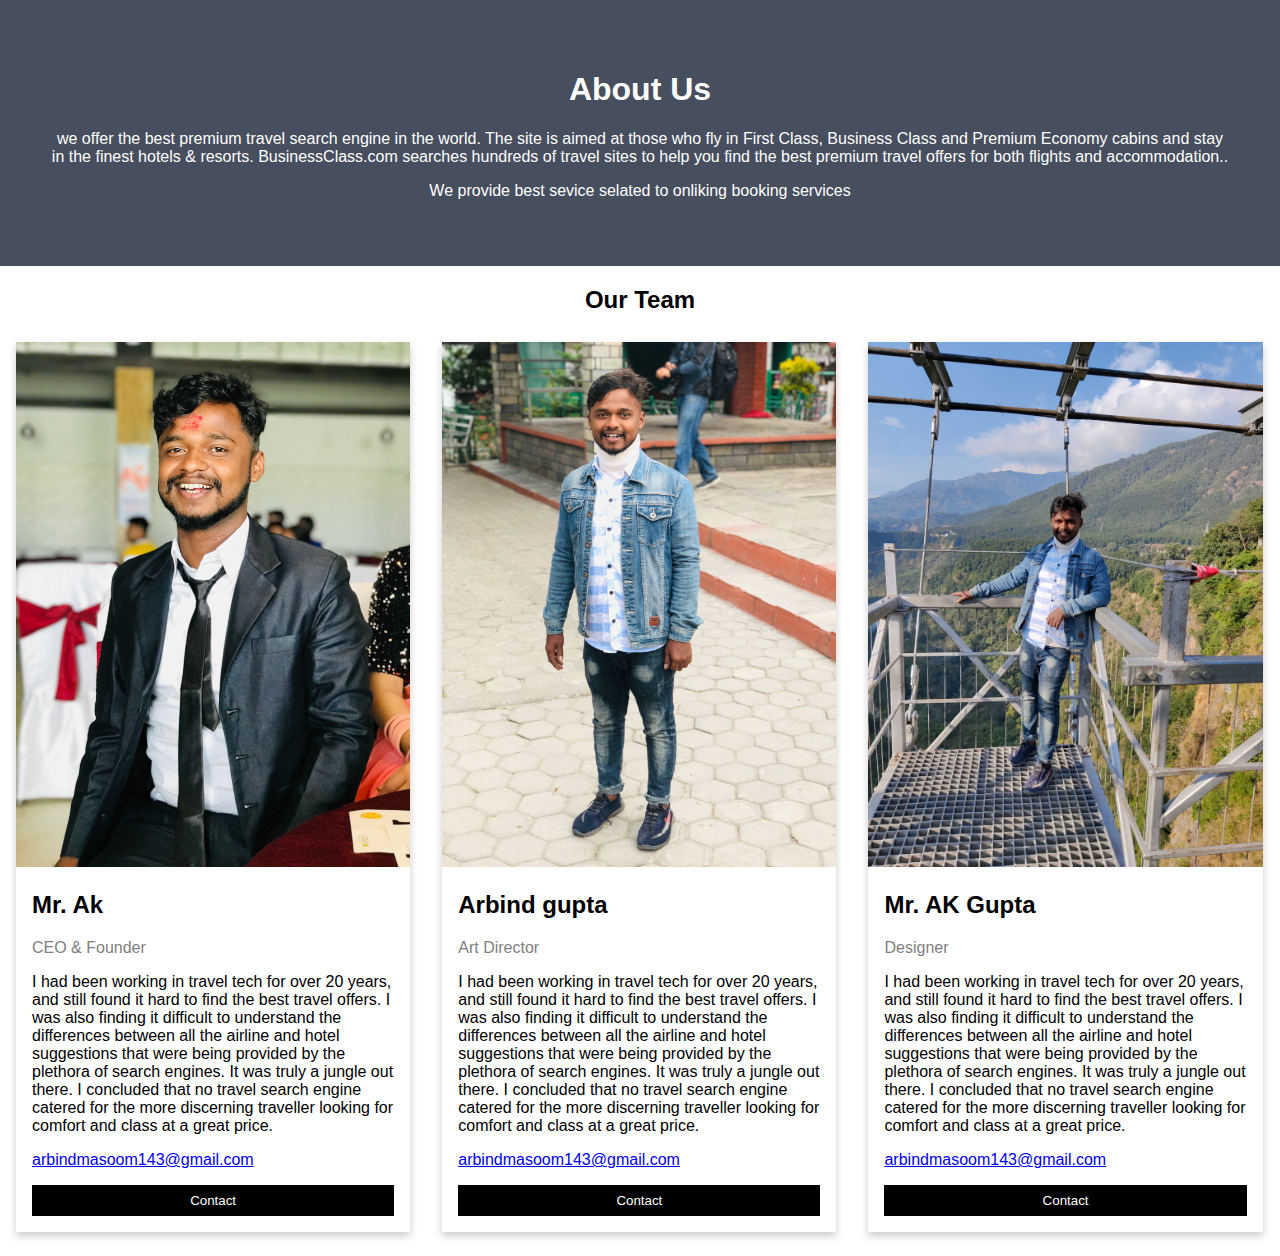
<file: scr/aboutus.html>
<!DOCTYPE html>
<html lang="en">
<head>
    <meta charset="UTF-8">
    <meta http-equiv="X-UA-Compatible" content="IE=edge">
    <meta name="viewport" content="width=device-width, initial-scale=1.0">
    <title>about us</title>
    <style>
        body {
  font-family: Arial, Helvetica, sans-serif;
  margin: 0;
}

html {
  box-sizing: border-box;
}

*, *:before, *:after {
  box-sizing: inherit;
}

.column {
  float: left;
  width: 33.3%;
  margin-bottom: 16px;
  padding: 0 8px;
  
}

.card {
  box-shadow: 0 4px 8px 0 rgba(0, 0, 0, 0.2);
  margin: 8px;
  
}

.about-section {
  padding: 50px;
  text-align: center;
  background-color: #474e5d;
  color: white;
}

.container {
  padding: 0 16px;
}

.container::after, .row::after {
  content: "";
  clear: both;
  display: table;
}

.title {
  color: grey;
}

.button {
  border: none;
  outline: 0;
  display: inline-block;
  padding: 8px;
  color: white;
  background-color: #000;
  text-align: center;
  cursor: pointer;
  width: 100%;
}
.container p button a{ 
    text-decoration: none;
    color: #fff;

}

.button:hover {
  background-color: #555;
}

@media screen and (max-width: 650px) {
  .column {
    width: 100%;
    display: block;
  }
}

    </style>
</head>
<body>
    <div class="about-section">
        <h1>About Us</h1>
        <p>we offer the best premium travel search engine in the world. The site is aimed at those who fly in First Class, Business Class and Premium Economy cabins and stay in the finest hotels & resorts. BusinessClass.com searches hundreds of travel sites to help you find the best premium travel offers for both flights and accommodation..</p>
        <p>We provide best sevice selated to onliking booking services</p>
      </div>
      
      <h2 style="text-align:center">Our Team</h2>
      <div class="row">
        <div class="column">
          <div class="card">
            <img src="../img/ceo.jpg" alt="Arbind Gupta(ceo)" style="width:100%">
            <div class="container">
              <h2>Mr. Ak </h2>
              <p class="title">CEO & Founder</p>
              <p>I had been working in travel tech for over 20 years, and still found it hard to find the best travel offers. I was also finding it difficult to understand the differences between all the airline and hotel suggestions that were being provided by the plethora of search engines. It was truly a jungle out there. I concluded that no travel search engine catered for the more discerning traveller looking for comfort and class at a great price.</p>
              <p><a href="mailto:arbindmasoom143@gmail.com">arbindmasoom143@gmail.com</a></p>
              <p><button class="button"><a href="tel:+977 986517128">Contact</a></button></p>
            </div>
          </div>
        </div>
      
        <div class="column">
          <div class="card">
            <img src="../img/good.jpg" alt="ma'am and arbind" style="width:100%">
            <div class="container">
              <h2>Arbind gupta</h2>
              <p class="title">Art Director</p>
              <p>I had been working in travel tech for over 20 years, and still found it hard to find the best travel offers. I was also finding it difficult to understand the differences between all the airline and hotel suggestions that were being provided by the plethora of search engines. It was truly a jungle out there. I concluded that no travel search engine catered for the more discerning traveller looking for comfort and class at a great price.</p>
              <p><a href="mailto:arbindmasoom143@gmail.com">arbindmasoom143@gmail.com</a></p>
              <p><button class="button"><a href="tel:+977 986517128">Contact</a></button></p>
            </div>
          </div>
        </div>
      
        <div class="column">
          <div class="card">
            <img src="../img/bacg.jpg" alt="John" style=" width:100%">
            <div class="container">
              <h2>Mr. AK Gupta</h2>
              <p class="title">Designer</p>
              <p>I had been working in travel tech for over 20 years, and still found it hard to find the best travel offers. I was also finding it difficult to understand the differences between all the airline and hotel suggestions that were being provided by the plethora of search engines. It was truly a jungle out there. I concluded that no travel search engine catered for the more discerning traveller looking for comfort and class at a great price.</p>
              <p><a href="mailto:arbindmasoom143@gmail.com">arbindmasoom143@gmail.com</a></p>
              <p><button class="button"><a href="tel:+977 986517128">Contact</a></button></p>
            </div>
          </div>
        </div>
      </div>
      
</body>
</html>
</file>
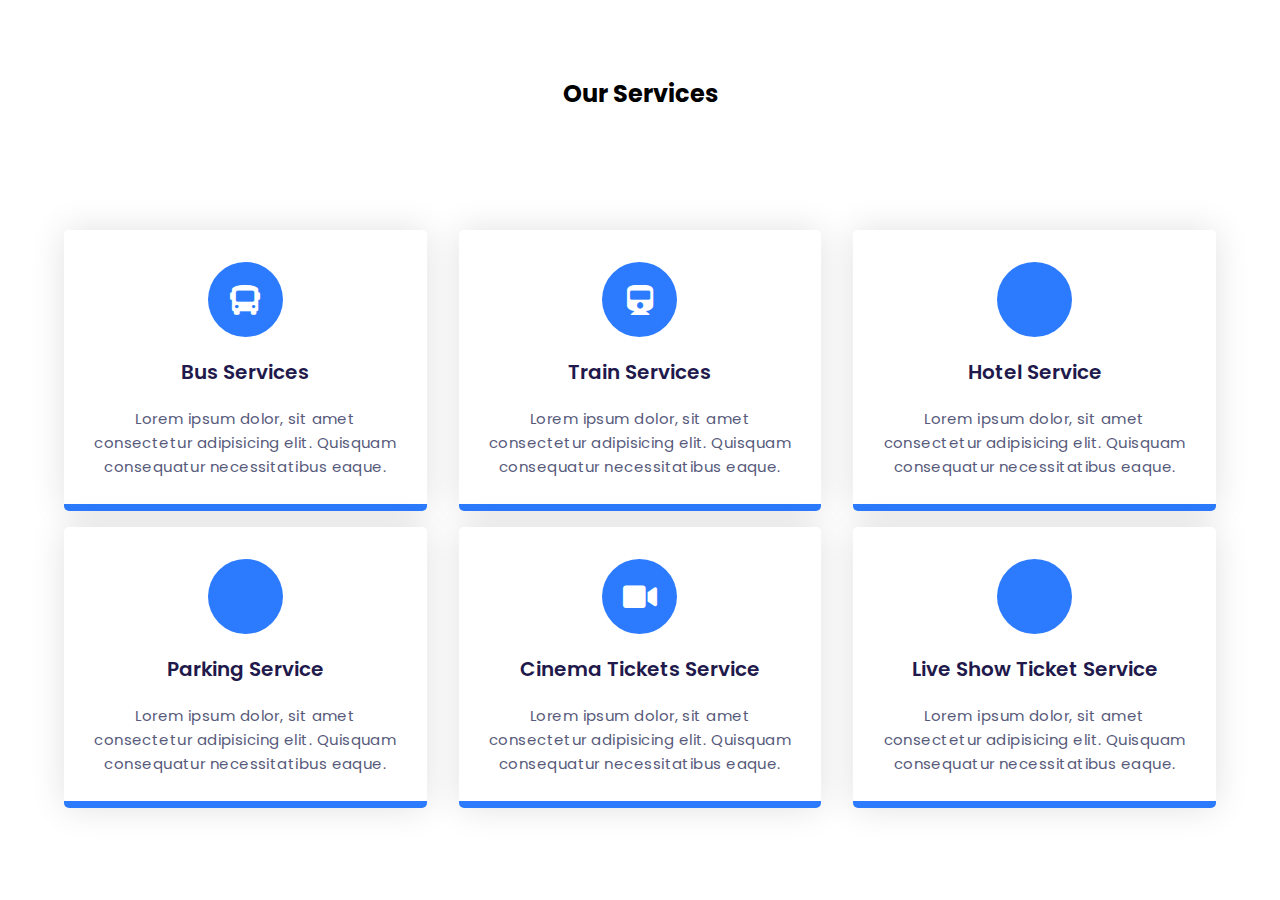
<file: scr/services.html>
<!DOCTYPE html>
<html lang="en">
  <head>
    <meta name="viewport" content="width=device-width, initial-scale=1.0" />
    <title>Responsive Services Section</title>
    <!-- Font Awesome CDN-->
    <link
      rel="stylesheet"
      href="https://cdnjs.cloudflare.com/ajax/libs/font-awesome/6.0.0-beta3/css/all.min.css"
    />
    <!-- Google Font -->
    <link
      href="https://fonts.googleapis.com/css2?family=Poppins:wght@400;500;600&display=swap"
      rel="stylesheet"
    />
    
    <!-- Stylesheet -->
    <!-- <link rel="stylesheet" href="style.css" /> -->
    <style>
        @import "https://use.fontawesome.com/releases/v5.5.0/css/all.css";
        * {
  padding: 0;
  margin: 0;
  box-sizing: border-box;
  font-family: "Poppins", sans-serif;
}
section {
  height: 100vh;
  width: 100%;
  display: grid;
  place-items: center;
}
.row {
  display: flex;
  flex-wrap: wrap;
}
.column {
  width: 100%;
  padding: 0 1em 1em 1em;
  text-align: center;
}
.card {
  width: 100%;
  height: 100%;
  padding: 2em 1.5em;
  background: linear-gradient(#ffffff 50%, #2c7bfe 50%);
  background-size: 100% 200%;
  background-position: 0 2.5%;
  border-radius: 5px;
  box-shadow: 0 0 35px rgba(0, 0, 0, 0.12);
  cursor: pointer;
  transition: 0.5s;
}
h3 {
  font-size: 20px;
  font-weight: 600;
  color: #1f194c;
  margin: 1em 0;
}
p {
  color: #575a7b;
  font-size: 15px;
  line-height: 1.6;
  letter-spacing: 0.03em;
}
.icon-wrapper {
  background-color: #2c7bfe;
  position: relative;
  margin: auto;
  font-size: 30px;
  height: 2.5em;
  width: 2.5em;
  color: #ffffff;
  border-radius: 50%;
  display: grid;
  place-items: center;
  transition: 0.5s;
}
.card:hover {
  background-position: 0 100%;
}
.card:hover .icon-wrapper {
  background-color: #ffffff;
  color: #2c7bfe;
}
.card:hover h3 {
  color: #ffffff;
}
.card:hover p {
  color: #f0f0f0;
}
@media screen and (min-width: 768px) {
  section {
    padding: 0 2em;
  }
  .column {
    flex: 0 50%;
    max-width: 50%;
  }
}
@media screen and (min-width: 992px) {
  section {
    padding: 1em 3em;
  }
  .column {
    flex: 0 0 33.33%;
    max-width: 33.33%;
  }
}
    </style>
    
  </head>
  <body>
    <section>
      <div class="row">
        <h2 class="section-heading">Our Services</h2>
      </div>
      <div class="row">
        <div class="column">
          <div class="card">
            <div class="icon-wrapper">
              <i class="fas fa-bus"></i>
            </div>
            <h3>Bus Services</h3>
            <p>
              Lorem ipsum dolor, sit amet consectetur adipisicing elit. Quisquam
              consequatur necessitatibus eaque.
            </p>
          </div>
        </div>
        <div class="column">
          <div class="card">
            <div class="icon-wrapper">
              <i class="fas fa-train"></i>
            </div>
            <h3> Train Services </h3>
            <p>
              Lorem ipsum dolor, sit amet consectetur adipisicing elit. Quisquam
              consequatur necessitatibus eaque.
            </p>
          </div>
        </div>
        <div class="column">
          <div class="card">
            <div class="icon-wrapper">
              <i class="fas fa-"></i>
              
            </div>
            <h3> Hotel Service </h3>
            <p>
              Lorem ipsum dolor, sit amet consectetur adipisicing elit. Quisquam
              consequatur necessitatibus eaque.
            </p>
          </div>
        </div>
        <div class="column">
          <div class="card">
            <div class="icon-wrapper">
              <i class="fas fa-truck-parking-place"></i>
            </div>
            <h3>Parking Service</h3>
            <p>
              Lorem ipsum dolor, sit amet consectetur adipisicing elit. Quisquam
              consequatur necessitatibus eaque.
            </p>
          </div>
        </div>
        <div class="column">
          <div class="card">
            <div class="icon-wrapper">
              <i class="fas fa-video"></i>
            </div>
            <h3>Cinema Tickets Service </h3>
            <p>
              Lorem ipsum dolor, sit amet consectetur adipisicing elit. Quisquam
              consequatur necessitatibus eaque.
            </p>
          </div>
        </div>
        <div class="column">
          <div class="card">
            <div class="icon-wrapper">
              <i class="fas fa-consort"></i>
            </div>
            <h3>Live Show Ticket Service </h3>
            <p>
              Lorem ipsum dolor, sit amet consectetur adipisicing elit. Quisquam
              consequatur necessitatibus eaque.
            </p>
          </div>
        </div>
      </div>
    </section>
  </body>
</html>
</file>
